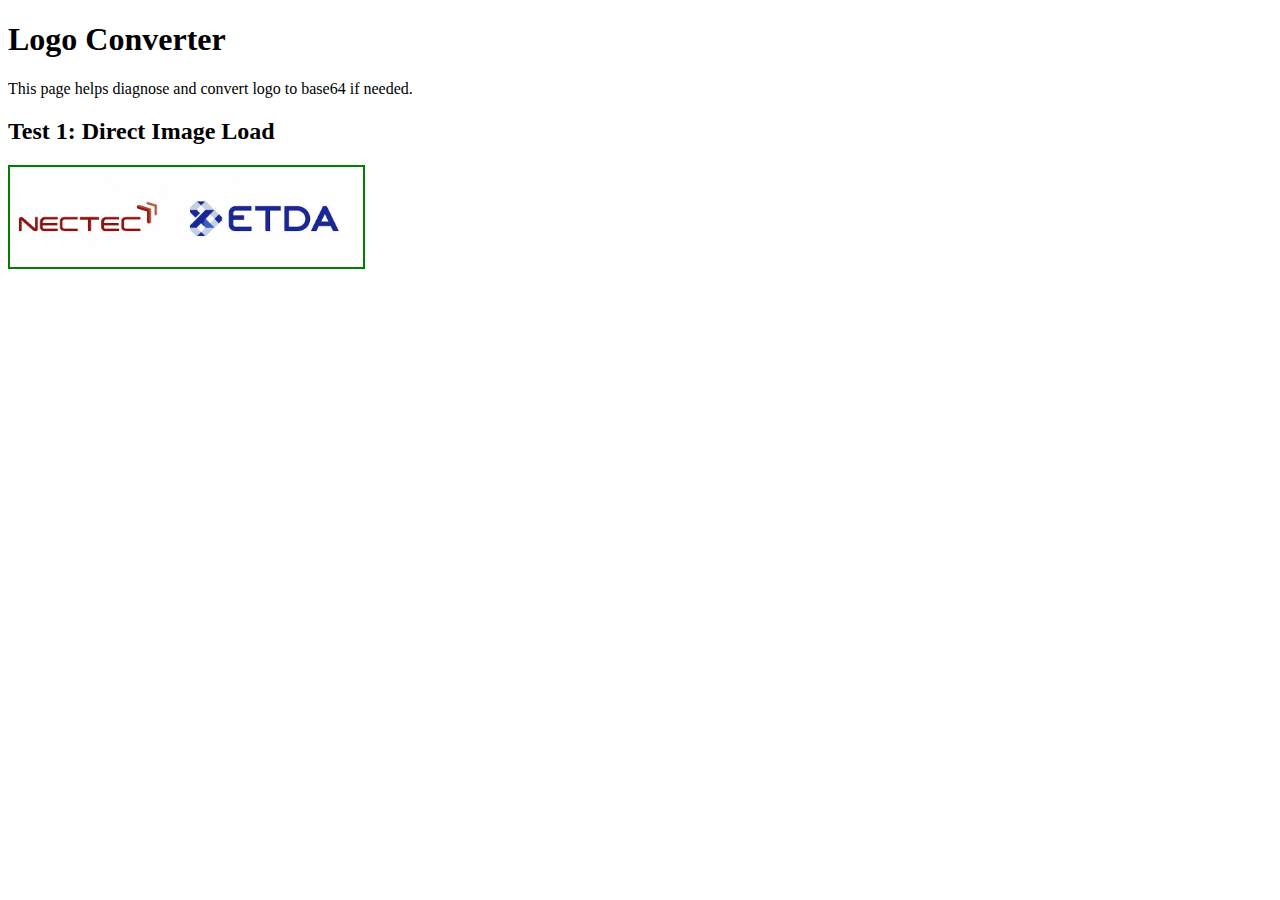
<file: convert-logo.html>
<!DOCTYPE html>
<html>
<head>
    <meta charset="UTF-8">
    <title>Convert Logo to Base64</title>
</head>
<body>
    <h1>Logo Converter</h1>
    <p>This page helps diagnose and convert logo to base64 if needed.</p>
    
    <div>
        <h2>Test 1: Direct Image Load</h2>
        <img src="images/logos-combined.png" alt="Direct Load" style="max-height: 100px;" 
             onload="console.log('✅ Direct load SUCCESS'); this.style.border='2px solid green';"
             onerror="console.error('❌ Direct load FAILED'); this.style.border='2px solid red'; document.getElementById('error').style.display='block';">
    </div>
    
    <div id="error" style="display:none; color: red; margin-top: 20px;">
        <h3>❌ Image Failed to Load</h3>
        <p>The logo file exists but cannot be loaded in the preview environment.</p>
        <p><strong>File Path:</strong> images/logos-combined.png</p>
        <p><strong>File Size:</strong> 119,831 bytes</p>
        <p><strong>Workaround:</strong> Using base64 encoding or checking file permissions.</p>
    </div>
    
    <script>
        console.log('Current location:', window.location.href);
        console.log('Logo path:', new URL('images/logos-combined.png', window.location.href).href);
        
        // Try to fetch the logo
        fetch('images/logos-combined.png')
            .then(response => {
                console.log('Fetch response status:', response.status);
                console.log('Fetch response OK:', response.ok);
                return response.blob();
            })
            .then(blob => {
                console.log('Blob size:', blob.size);
                console.log('Blob type:', blob.type);
            })
            .catch(error => {
                console.error('Fetch error:', error);
            });
    </script>
</body>
</html>
</file>
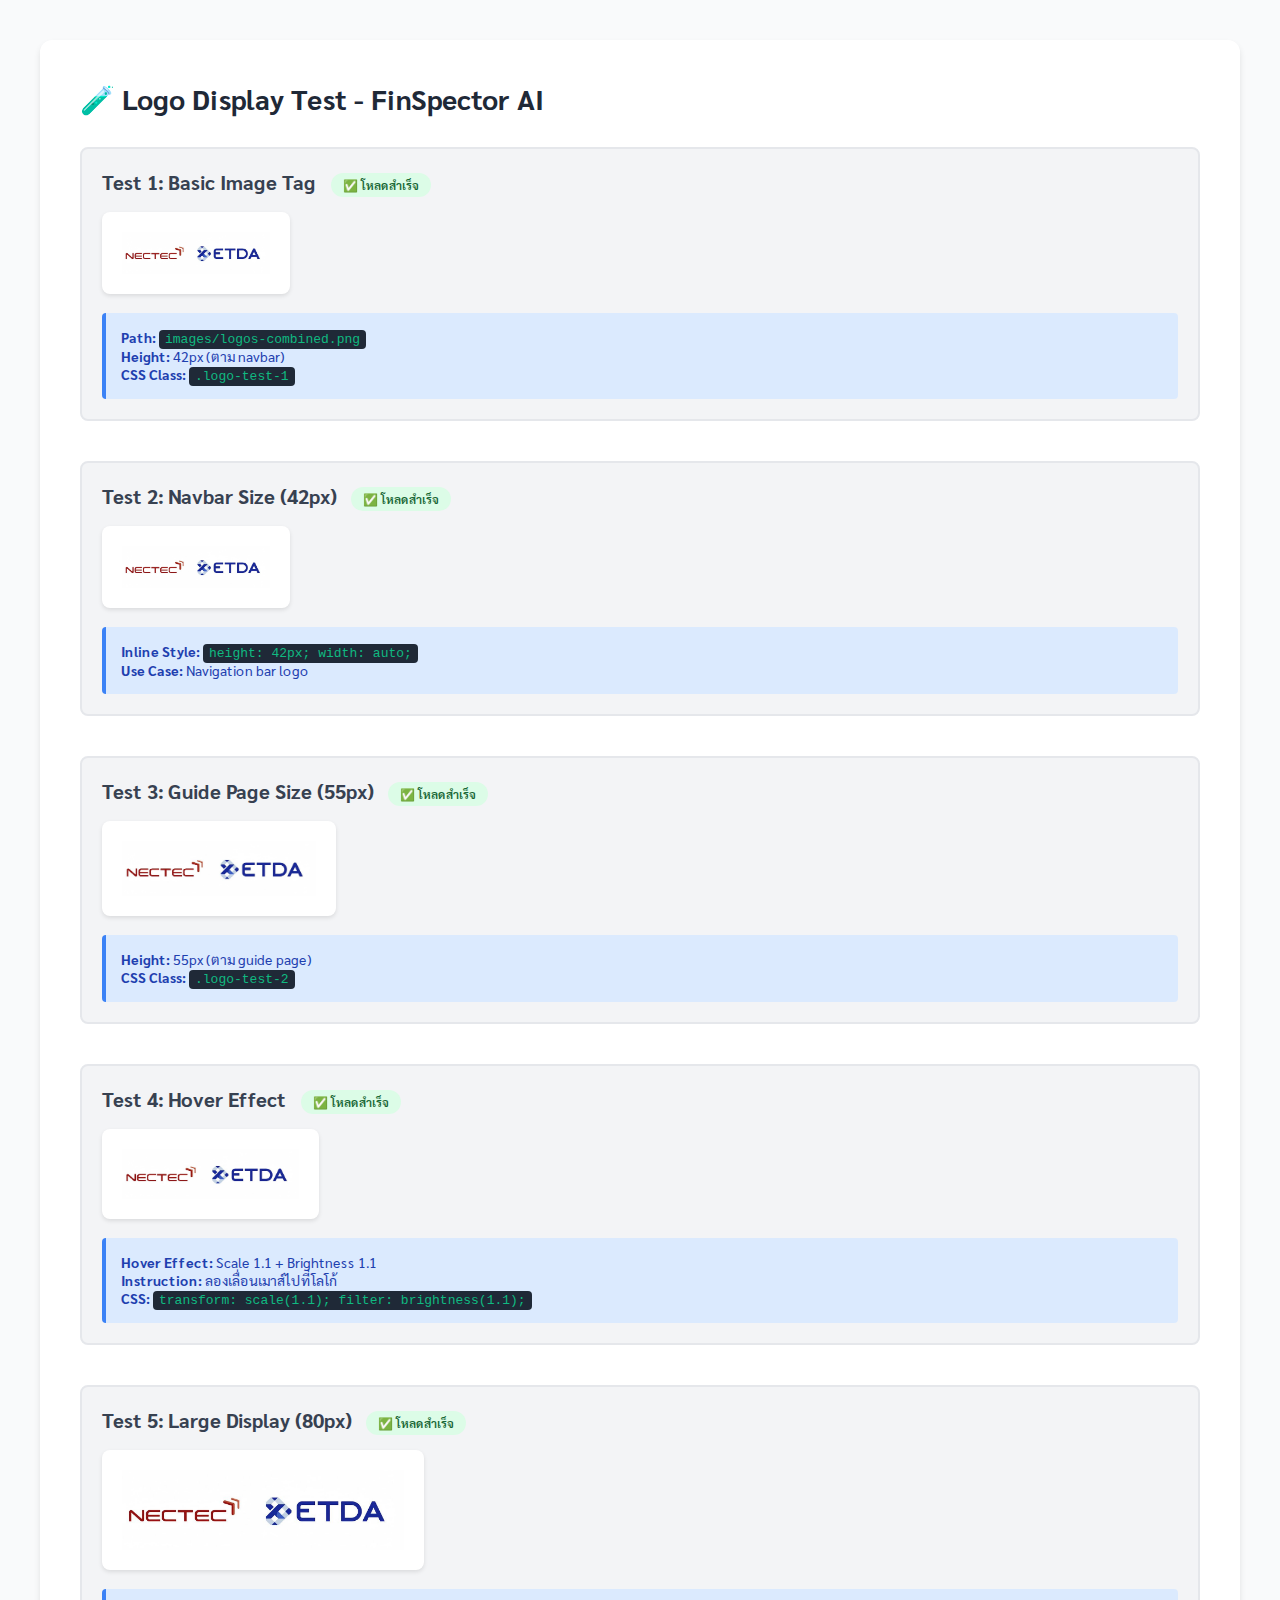
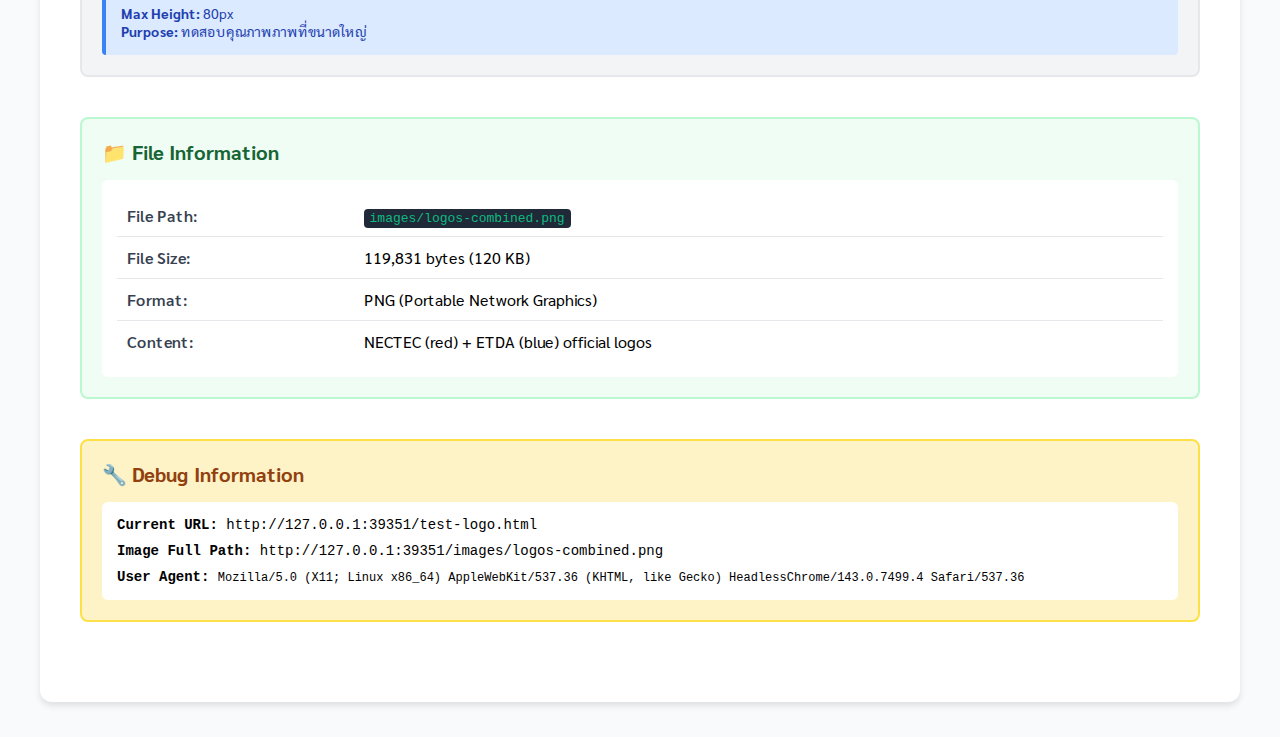
<file: test-logo.html>
<!DOCTYPE html>
<html lang="th">
<head>
    <meta charset="UTF-8">
    <meta name="viewport" content="width=device-width, initial-scale=1.0">
    <title>Logo Test - FinSpector AI</title>
    <style>
        * {
            margin: 0;
            padding: 0;
            box-sizing: border-box;
        }
        
        body {
            font-family: 'Sarabun', sans-serif;
            padding: 40px;
            background: #f9fafb;
        }
        
        .test-container {
            max-width: 1200px;
            margin: 0 auto;
            background: white;
            padding: 40px;
            border-radius: 12px;
            box-shadow: 0 4px 6px rgba(0, 0, 0, 0.1);
        }
        
        h1 {
            color: #1f2937;
            margin-bottom: 30px;
            font-size: 28px;
        }
        
        .test-section {
            margin-bottom: 40px;
            padding: 20px;
            background: #f3f4f6;
            border-radius: 8px;
            border: 2px solid #e5e7eb;
        }
        
        .test-section h2 {
            color: #374151;
            margin-bottom: 15px;
            font-size: 20px;
        }
        
        .logo-wrapper {
            background: white;
            padding: 20px;
            border-radius: 8px;
            display: inline-block;
            box-shadow: 0 2px 4px rgba(0, 0, 0, 0.1);
        }
        
        .test-info {
            margin-top: 15px;
            padding: 15px;
            background: #dbeafe;
            border-left: 4px solid #3b82f6;
            border-radius: 4px;
            font-size: 14px;
            color: #1e40af;
        }
        
        .status {
            display: inline-block;
            padding: 4px 12px;
            border-radius: 12px;
            font-size: 12px;
            font-weight: 600;
            margin-left: 10px;
        }
        
        .status.success {
            background: #dcfce7;
            color: #166534;
        }
        
        .status.error {
            background: #fee2e2;
            color: #991b1b;
        }
        
        code {
            background: #1f2937;
            color: #10b981;
            padding: 2px 6px;
            border-radius: 4px;
            font-size: 13px;
        }
        
        /* Logo Test Styles */
        .logo-test-1 {
            height: 42px;
            width: auto;
            display: block;
        }
        
        .logo-test-2 {
            height: 55px;
            width: auto;
            display: block;
        }
        
        .logo-test-3 {
            max-height: 80px;
            width: auto;
            display: block;
        }
        
        .logo-with-hover {
            height: 50px;
            width: auto;
            display: block;
            transition: all 0.3s ease;
            cursor: pointer;
        }
        
        .logo-with-hover:hover {
            transform: scale(1.1);
            filter: brightness(1.1);
        }
        
        .error-msg {
            color: #dc2626;
            background: #fee2e2;
            padding: 10px 15px;
            border-radius: 6px;
            margin-top: 10px;
            font-size: 14px;
        }
    </style>
    <link href="https://fonts.googleapis.com/css2?family=Sarabun:wght@300;400;500;600;700&display=swap" rel="stylesheet">
</head>
<body>
    <div class="test-container">
        <h1>🧪 Logo Display Test - FinSpector AI</h1>
        
        <!-- Test 1: Basic Display -->
        <div class="test-section">
            <h2>Test 1: Basic Image Tag <span class="status success" id="status-1">กำลังทดสอบ...</span></h2>
            <div class="logo-wrapper">
                <img src="images/logos-combined.png" 
                     alt="NECTEC & ETDA" 
                     class="logo-test-1"
                     onload="document.getElementById('status-1').textContent = '✅ โหลดสำเร็จ'; document.getElementById('status-1').className = 'status success';"
                     onerror="document.getElementById('status-1').textContent = '❌ โหลดไม่สำเร็จ'; document.getElementById('status-1').className = 'status error'; this.parentElement.innerHTML += '<div class=\'error-msg\'>ไม่พบไฟล์ภาพ: images/logos-combined.png</div>';">
            </div>
            <div class="test-info">
                <strong>Path:</strong> <code>images/logos-combined.png</code><br>
                <strong>Height:</strong> 42px (ตาม navbar)<br>
                <strong>CSS Class:</strong> <code>.logo-test-1</code>
            </div>
        </div>
        
        <!-- Test 2: Navbar Size -->
        <div class="test-section">
            <h2>Test 2: Navbar Size (42px) <span class="status success" id="status-2">กำลังทดสอบ...</span></h2>
            <div class="logo-wrapper">
                <img src="images/logos-combined.png" 
                     alt="NECTEC & ETDA" 
                     style="height: 42px; width: auto; display: block;"
                     onload="document.getElementById('status-2').textContent = '✅ โหลดสำเร็จ'; document.getElementById('status-2').className = 'status success';"
                     onerror="document.getElementById('status-2').textContent = '❌ โหลดไม่สำเร็จ'; document.getElementById('status-2').className = 'status error';">
            </div>
            <div class="test-info">
                <strong>Inline Style:</strong> <code>height: 42px; width: auto;</code><br>
                <strong>Use Case:</strong> Navigation bar logo
            </div>
        </div>
        
        <!-- Test 3: Guide Size -->
        <div class="test-section">
            <h2>Test 3: Guide Page Size (55px) <span class="status success" id="status-3">กำลังทดสอบ...</span></h2>
            <div class="logo-wrapper">
                <img src="images/logos-combined.png" 
                     alt="NECTEC & ETDA - ศูนย์เทคโนโลยีอิเล็กทรอนิกส์และคอมพิวเตอร์แห่งชาติ และ สำนักงานพัฒนาธุรกรรมทางอิเล็กทรอนิกส์" 
                     class="logo-test-2"
                     onload="document.getElementById('status-3').textContent = '✅ โหลดสำเร็จ'; document.getElementById('status-3').className = 'status success';"
                     onerror="document.getElementById('status-3').textContent = '❌ โหลดไม่สำเร็จ'; document.getElementById('status-3').className = 'status error';">
            </div>
            <div class="test-info">
                <strong>Height:</strong> 55px (ตาม guide page)<br>
                <strong>CSS Class:</strong> <code>.logo-test-2</code>
            </div>
        </div>
        
        <!-- Test 4: Hover Effect -->
        <div class="test-section">
            <h2>Test 4: Hover Effect <span class="status success" id="status-4">กำลังทดสอบ...</span></h2>
            <div class="logo-wrapper">
                <img src="images/logos-combined.png" 
                     alt="NECTEC & ETDA" 
                     class="logo-with-hover"
                     onload="document.getElementById('status-4').textContent = '✅ โหลดสำเร็จ'; document.getElementById('status-4').className = 'status success';"
                     onerror="document.getElementById('status-4').textContent = '❌ โหลดไม่สำเร็จ'; document.getElementById('status-4').className = 'status error';">
            </div>
            <div class="test-info">
                <strong>Hover Effect:</strong> Scale 1.1 + Brightness 1.1<br>
                <strong>Instruction:</strong> ลองเลื่อนเมาส์ไปที่โลโก้<br>
                <strong>CSS:</strong> <code>transform: scale(1.1); filter: brightness(1.1);</code>
            </div>
        </div>
        
        <!-- Test 5: Large Display -->
        <div class="test-section">
            <h2>Test 5: Large Display (80px) <span class="status success" id="status-5">กำลังทดสอบ...</span></h2>
            <div class="logo-wrapper">
                <img src="images/logos-combined.png" 
                     alt="NECTEC & ETDA" 
                     class="logo-test-3"
                     onload="document.getElementById('status-5').textContent = '✅ โหลดสำเร็จ'; document.getElementById('status-5').className = 'status success';"
                     onerror="document.getElementById('status-5').textContent = '❌ โหลดไม่สำเร็จ'; document.getElementById('status-5').className = 'status error';">
            </div>
            <div class="test-info">
                <strong>Max Height:</strong> 80px<br>
                <strong>Purpose:</strong> ทดสอบคุณภาพภาพที่ขนาดใหญ่
            </div>
        </div>
        
        <!-- File Info -->
        <div class="test-section" style="background: #f0fdf4; border-color: #bbf7d0;">
            <h2 style="color: #166534;">📁 File Information</h2>
            <div style="padding: 15px; background: white; border-radius: 6px;">
                <table style="width: 100%; border-collapse: collapse;">
                    <tr style="border-bottom: 1px solid #e5e7eb;">
                        <td style="padding: 10px; font-weight: 600; color: #374151;">File Path:</td>
                        <td style="padding: 10px;"><code>images/logos-combined.png</code></td>
                    </tr>
                    <tr style="border-bottom: 1px solid #e5e7eb;">
                        <td style="padding: 10px; font-weight: 600; color: #374151;">File Size:</td>
                        <td style="padding: 10px;">119,831 bytes (120 KB)</td>
                    </tr>
                    <tr style="border-bottom: 1px solid #e5e7eb;">
                        <td style="padding: 10px; font-weight: 600; color: #374151;">Format:</td>
                        <td style="padding: 10px;">PNG (Portable Network Graphics)</td>
                    </tr>
                    <tr>
                        <td style="padding: 10px; font-weight: 600; color: #374151;">Content:</td>
                        <td style="padding: 10px;">NECTEC (red) + ETDA (blue) official logos</td>
                    </tr>
                </table>
            </div>
        </div>
        
        <!-- Debug Info -->
        <div class="test-section" style="background: #fef3c7; border-color: #fde047;">
            <h2 style="color: #92400e;">🔧 Debug Information</h2>
            <div style="padding: 15px; background: white; border-radius: 6px; font-size: 14px; font-family: monospace;">
                <div style="margin-bottom: 10px;"><strong>Current URL:</strong> <span id="current-url"></span></div>
                <div style="margin-bottom: 10px;"><strong>Image Full Path:</strong> <span id="image-path"></span></div>
                <div><strong>User Agent:</strong> <span id="user-agent" style="font-size: 12px;"></span></div>
            </div>
        </div>
    </div>
    
    <script>
        // Set debug info
        document.getElementById('current-url').textContent = window.location.href;
        document.getElementById('image-path').textContent = new URL('images/logos-combined.png', window.location.href).href;
        document.getElementById('user-agent').textContent = navigator.userAgent;
        
        // Log to console
        console.log('🧪 Logo Test Page Loaded');
        console.log('Current URL:', window.location.href);
        console.log('Logo Path:', new URL('images/logos-combined.png', window.location.href).href);
    </script>
</body>
</html>
</file>
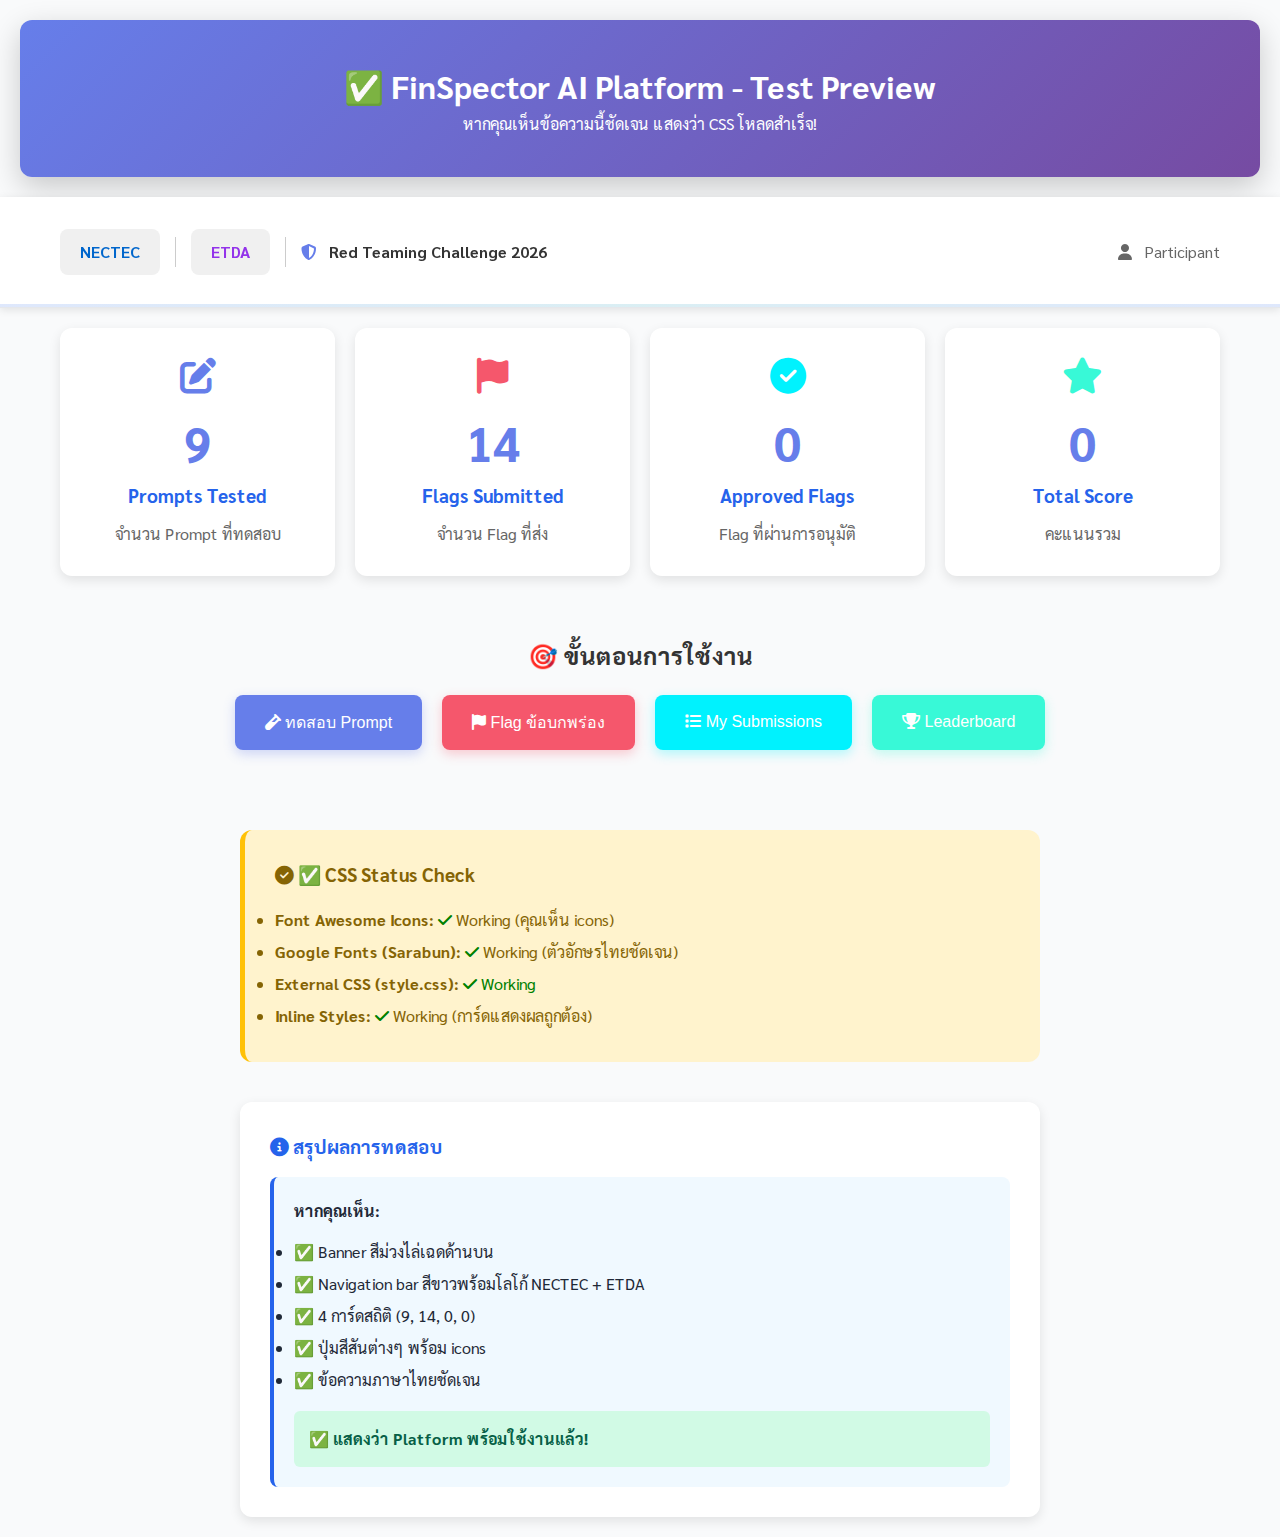
<file: test-preview.html>
<!DOCTYPE html>
<html lang="th">
<head>
    <meta charset="UTF-8">
    <meta name="viewport" content="width=device-width, initial-scale=1.0">
    <title>Test - FinSpector AI</title>
    <link rel="stylesheet" href="https://cdn.jsdelivr.net/npm/@fortawesome/fontawesome-free@6.4.0/css/all.min.css">
    <link href="https://fonts.googleapis.com/css2?family=Inter:wght@300;400;500;600;700;800&family=Sarabun:wght@300;400;500;600;700;800&display=swap" rel="stylesheet">
    <link rel="stylesheet" href="css/style.css">
    <style>
        /* Extra inline CSS to ensure display */
        .test-banner {
            background: linear-gradient(135deg, #667eea 0%, #764ba2 100%);
            color: white;
            padding: 40px;
            text-align: center;
            margin: 20px;
            border-radius: 12px;
            box-shadow: 0 10px 30px rgba(0,0,0,0.2);
        }
        .test-grid {
            display: grid;
            grid-template-columns: repeat(auto-fit, minmax(250px, 1fr));
            gap: 20px;
            padding: 20px;
            max-width: 1200px;
            margin: 0 auto;
        }
        .test-card {
            background: white;
            padding: 30px;
            border-radius: 12px;
            box-shadow: 0 4px 12px rgba(0,0,0,0.1);
            text-align: center;
        }
        .test-card h3 {
            color: #2563eb;
            margin-bottom: 10px;
        }
        .test-card .number {
            font-size: 48px;
            font-weight: bold;
            color: #667eea;
        }
    </style>
</head>
<body style="background: #f9fafb; font-family: 'Sarabun', sans-serif;">

    <!-- Test Banner -->
    <div class="test-banner">
        <h1>✅ FinSpector AI Platform - Test Preview</h1>
        <p>หากคุณเห็นข้อความนี้ชัดเจน แสดงว่า CSS โหลดสำเร็จ!</p>
    </div>

    <!-- Test Navigation Bar -->
    <nav class="navbar" style="background: white; box-shadow: 0 2px 8px rgba(0,0,0,0.1); padding: 20px;">
        <div class="container" style="max-width: 1200px; margin: 0 auto; display: flex; justify-content: space-between; align-items: center;">
            <div style="display: flex; align-items: center; gap: 15px;">
                <div style="padding: 10px 20px; background: #f0f0f0; border-radius: 8px;">
                    <strong style="color: #0066cc;">NECTEC</strong>
                </div>
                <div style="width: 1px; height: 30px; background: #ccc;"></div>
                <div style="padding: 10px 20px; background: #f0f0f0; border-radius: 8px;">
                    <strong style="color: #9333ea;">ETDA</strong>
                </div>
                <div style="width: 1px; height: 30px; background: #ccc;"></div>
                <div>
                    <i class="fas fa-shield-alt" style="color: #667eea;"></i>
                    <strong style="color: #333; margin-left: 8px;">Red Teaming Challenge 2026</strong>
                </div>
            </div>
            <div>
                <i class="fas fa-user" style="color: #666;"></i>
                <span style="margin-left: 8px; color: #666;">Participant</span>
            </div>
        </div>
    </nav>

    <!-- Test Stats Cards -->
    <div class="test-grid">
        <div class="test-card">
            <i class="fas fa-edit" style="font-size: 36px; color: #667eea; margin-bottom: 10px;"></i>
            <div class="number">9</div>
            <h3>Prompts Tested</h3>
            <p style="color: #666;">จำนวน Prompt ที่ทดสอบ</p>
        </div>

        <div class="test-card">
            <i class="fas fa-flag" style="font-size: 36px; color: #f5576c; margin-bottom: 10px;"></i>
            <div class="number">14</div>
            <h3>Flags Submitted</h3>
            <p style="color: #666;">จำนวน Flag ที่ส่ง</p>
        </div>

        <div class="test-card">
            <i class="fas fa-check-circle" style="font-size: 36px; color: #00f2fe; margin-bottom: 10px;"></i>
            <div class="number">0</div>
            <h3>Approved Flags</h3>
            <p style="color: #666;">Flag ที่ผ่านการอนุมัติ</p>
        </div>

        <div class="test-card">
            <i class="fas fa-star" style="font-size: 36px; color: #38f9d7; margin-bottom: 10px;"></i>
            <div class="number">0</div>
            <h3>Total Score</h3>
            <p style="color: #666;">คะแนนรวม</p>
        </div>
    </div>

    <!-- Test Buttons -->
    <div style="text-align: center; padding: 40px;">
        <h2 style="color: #333; margin-bottom: 20px;">🎯 ขั้นตอนการใช้งาน</h2>
        <div style="display: flex; justify-content: center; gap: 20px; flex-wrap: wrap;">
            <button style="background: #667eea; color: white; border: none; padding: 15px 30px; border-radius: 8px; font-size: 16px; cursor: pointer; box-shadow: 0 4px 12px rgba(102,126,234,0.3);">
                <i class="fas fa-vial"></i> ทดสอบ Prompt
            </button>
            <button style="background: #f5576c; color: white; border: none; padding: 15px 30px; border-radius: 8px; font-size: 16px; cursor: pointer; box-shadow: 0 4px 12px rgba(245,87,108,0.3);">
                <i class="fas fa-flag"></i> Flag ข้อบกพร่อง
            </button>
            <button style="background: #00f2fe; color: white; border: none; padding: 15px 30px; border-radius: 8px; font-size: 16px; cursor: pointer; box-shadow: 0 4px 12px rgba(0,242,254,0.3);">
                <i class="fas fa-list"></i> My Submissions
            </button>
            <button style="background: #38f9d7; color: white; border: none; padding: 15px 30px; border-radius: 8px; font-size: 16px; cursor: pointer; box-shadow: 0 4px 12px rgba(56,249,215,0.3);">
                <i class="fas fa-trophy"></i> Leaderboard
            </button>
        </div>
    </div>

    <!-- CSS Check -->
    <div style="max-width: 800px; margin: 40px auto; padding: 30px; background: #fff3cd; border-radius: 12px; border-left: 5px solid #ffc107;">
        <h3 style="color: #856404; margin-bottom: 15px;">
            <i class="fas fa-check-circle"></i> ✅ CSS Status Check
        </h3>
        <ul style="color: #856404; line-height: 2;">
            <li><strong>Font Awesome Icons:</strong> <i class="fas fa-check" style="color: green;"></i> Working (คุณเห็น icons)</li>
            <li><strong>Google Fonts (Sarabun):</strong> <i class="fas fa-check" style="color: green;"></i> Working (ตัวอักษรไทยชัดเจน)</li>
            <li><strong>External CSS (style.css):</strong> <span id="css-status">กำลังตรวจสอบ...</span></li>
            <li><strong>Inline Styles:</strong> <i class="fas fa-check" style="color: green;"></i> Working (การ์ดแสดงผลถูกต้อง)</li>
        </ul>
    </div>

    <!-- Test Result -->
    <div style="max-width: 800px; margin: 20px auto; padding: 30px; background: white; border-radius: 12px; box-shadow: 0 4px 12px rgba(0,0,0,0.1);">
        <h3 style="color: #2563eb; margin-bottom: 15px;">
            <i class="fas fa-info-circle"></i> สรุปผลการทดสอบ
        </h3>
        <div style="padding: 20px; background: #f0f9ff; border-radius: 8px; border-left: 4px solid #2563eb;">
            <p style="margin-bottom: 10px; line-height: 1.8;">
                <strong>หากคุณเห็น:</strong>
            </p>
            <ul style="line-height: 2;">
                <li>✅ Banner สีม่วงไล่เฉดด้านบน</li>
                <li>✅ Navigation bar สีขาวพร้อมโลโก้ NECTEC + ETDA</li>
                <li>✅ 4 การ์ดสถิติ (9, 14, 0, 0)</li>
                <li>✅ ปุ่มสีสันต่างๆ พร้อม icons</li>
                <li>✅ ข้อความภาษาไทยชัดเจน</li>
            </ul>
            <p style="margin-top: 15px; padding: 15px; background: #d1fae5; border-radius: 6px; color: #065f46;">
                <strong>✅ แสดงว่า Platform พร้อมใช้งานแล้ว!</strong>
            </p>
        </div>
    </div>

    <script>
        // Check if CSS is loaded
        window.addEventListener('load', () => {
            const navbar = document.querySelector('.navbar');
            if (navbar) {
                const styles = window.getComputedStyle(navbar);
                const cssStatus = document.getElementById('css-status');
                if (styles.position === 'sticky' || styles.boxShadow !== 'none') {
                    cssStatus.innerHTML = '<i class="fas fa-check" style="color: green;"></i> Working';
                    cssStatus.style.color = 'green';
                } else {
                    cssStatus.innerHTML = '<i class="fas fa-times" style="color: red;"></i> Not Loaded';
                    cssStatus.style.color = 'red';
                }
            }
        });
    </script>

</body>
</html>
</file>
<file: css/style.css>
/* ========================================
   Red Teaming Challenge Platform CSS
   ======================================== */

/* === ROOT VARIABLES === */
:root {
    /* Colors */
    --primary-color: #2563eb;
    --primary-hover: #1d4ed8;
    --danger-color: #dc2626;
    --danger-hover: #b91c1c;
    --success-color: #16a34a;
    --warning-color: #ea580c;
    --info-color: #0891b2;
    
    /* Grays */
    --gray-50: #f9fafb;
    --gray-100: #f3f4f6;
    --gray-200: #e5e7eb;
    --gray-300: #d1d5db;
    --gray-400: #9ca3af;
    --gray-500: #6b7280;
    --gray-600: #4b5563;
    --gray-700: #374151;
    --gray-800: #1f2937;
    --gray-900: #111827;
    
    /* Category Colors */
    --fairness-color: #8b5cf6;
    --privacy-color: #0891b2;
    --security-color: #dc2626;
    
    /* Severity Colors */
    --severity-low: #22c55e;
    --severity-medium: #f59e0b;
    --severity-high: #f97316;
    --severity-critical: #dc2626;
    
    /* Fonts */
    --font-thai: 'Sarabun', sans-serif;
    --font-en: 'Inter', sans-serif;
    
    /* Spacing */
    --container-max-width: 1400px;
    --navbar-height: 70px;
    
    /* Shadows */
    --shadow-sm: 0 1px 2px 0 rgba(0, 0, 0, 0.05);
    --shadow: 0 1px 3px 0 rgba(0, 0, 0, 0.1), 0 1px 2px -1px rgba(0, 0, 0, 0.1);
    --shadow-md: 0 4px 6px -1px rgba(0, 0, 0, 0.1), 0 2px 4px -2px rgba(0, 0, 0, 0.1);
    --shadow-lg: 0 10px 15px -3px rgba(0, 0, 0, 0.1), 0 4px 6px -4px rgba(0, 0, 0, 0.1);
    --shadow-xl: 0 20px 25px -5px rgba(0, 0, 0, 0.1), 0 8px 10px -6px rgba(0, 0, 0, 0.1);
    
    /* Transitions */
    --transition: all 0.3s ease;
}

/* === LOGO === */
/* Logo styles moved to line 134-145 */

/* === RESET & BASE === */
* {
    margin: 0;
    padding: 0;
    box-sizing: border-box;
}

html {
    scroll-behavior: smooth;
}

body {
    font-family: var(--font-thai), var(--font-en);
    font-size: 16px;
    line-height: 1.6;
    color: var(--gray-800);
    background: var(--gray-50);
    min-height: 100vh;
}

.container {
    max-width: var(--container-max-width);
    margin: 0 auto;
    padding: 0 20px;
}

/* === NAVIGATION === */
.navbar {
    background: linear-gradient(to bottom, #ffffff 0%, #f9fafb 100%);
    box-shadow: 0 2px 8px rgba(0, 0, 0, 0.08);
    min-height: var(--navbar-height);
    position: sticky;
    top: 0;
    z-index: 1000;
    border-bottom: 1px solid var(--gray-200);
}

.navbar .container {
    min-height: var(--navbar-height);
    display: flex;
    align-items: center;
    justify-content: space-between;
    gap: 32px;
    padding-top: 12px;
    padding-bottom: 12px;
}

.nav-brand {
    display: flex;
    align-items: center;
}

.nav-logos {
    display: flex;
    align-items: center;
    gap: 20px;
}

.organizer-logos {
    display: flex;
    align-items: center;
    justify-content: center;
    padding: 12px 20px;
    background: white;
    border-radius: 10px;
    box-shadow: 0 2px 6px rgba(0, 0, 0, 0.06);
    border: 1px solid var(--gray-200);
}

.logos-combined {
    height: 42px;
    width: auto;
    max-width: 100%;
    object-fit: contain;
    transition: var(--transition);
    display: block;
}

.logos-combined:hover {
    transform: scale(1.05);
    filter: brightness(1.1);
}

/* Ensure image loads properly */
img.logos-combined {
    content: normal !important;
    background: none !important;
}

/* Legacy support */
.logo-etda, .logo-nectec {
    height: 42px;
    width: auto;
    object-fit: contain;
    transition: var(--transition);
    display: block;
}

.logo-etda:hover, .logo-nectec:hover {
    transform: scale(1.05);
    filter: brightness(1.1);
}

.brand-divider {
    width: 1px;
    height: 50px;
    background: linear-gradient(to bottom, transparent 0%, var(--gray-300) 20%, var(--gray-300) 80%, transparent 100%);
    margin: 0 4px;
}

.brand-text {
    display: flex;
    align-items: center;
    gap: 12px;
}

.brand-text i {
    font-size: 32px;
    color: var(--primary-color);
    filter: drop-shadow(0 2px 4px rgba(37, 99, 235, 0.2));
}

.brand-title {
    display: flex;
    flex-direction: column;
    gap: 3px;
    line-height: 1;
}

.brand-name {
    font-size: 17px;
    font-weight: 700;
    color: var(--gray-900);
    line-height: 1.1;
    letter-spacing: -0.02em;
    white-space: nowrap;
}

.brand-subtitle {
    font-size: 14px;
    font-weight: 600;
    color: var(--primary-color);
    line-height: 1.1;
    letter-spacing: 0.01em;
    white-space: nowrap;
}

.nav-menu {
    display: flex;
    gap: 8px;
    flex: 1;
}

.nav-link {
    display: flex;
    align-items: center;
    gap: 8px;
    padding: 10px 16px;
    border-radius: 8px;
    text-decoration: none;
    color: var(--gray-600);
    font-weight: 500;
    transition: var(--transition);
    white-space: nowrap;
}

.nav-link:hover {
    background: var(--gray-100);
    color: var(--gray-900);
}

.nav-link.active {
    background: var(--primary-color);
    color: white;
}

.nav-user {
    display: flex;
    align-items: center;
    gap: 12px;
}

/* Navigation Enhancement */
.navbar::before {
    content: '';
    position: absolute;
    bottom: 0;
    left: 0;
    right: 0;
    height: 3px;
    background: linear-gradient(90deg, 
        var(--primary-color) 0%, 
        var(--info-color) 50%, 
        var(--primary-color) 100%);
    opacity: 0.15;
}

.user-name {
    font-weight: 600;
    color: var(--gray-700);
}

.user-avatar {
    width: 40px;
    height: 40px;
    border-radius: 50%;
    background: var(--primary-color);
    color: white;
    display: flex;
    align-items: center;
    justify-content: center;
    font-weight: 700;
    font-size: 18px;
}

/* === MAIN CONTENT === */
.main-content {
    padding: 40px 0;
    min-height: calc(100vh - var(--navbar-height));
}

.page-content {
    display: none;
}

.page-content.active {
    display: block;
    animation: fadeIn 0.3s ease;
}

@keyframes fadeIn {
    from {
        opacity: 0;
        transform: translateY(10px);
    }
    to {
        opacity: 1;
        transform: translateY(0);
    }
}

.page-header {
    margin-bottom: 32px;
}

.page-header h1 {
    font-size: 32px;
    font-weight: 800;
    color: var(--gray-900);
    margin-bottom: 8px;
    display: flex;
    align-items: center;
    gap: 12px;
}

.page-header h1 i {
    color: var(--primary-color);
}

.page-header p {
    font-size: 18px;
    color: var(--gray-600);
}

/* === WELCOME BANNER === */
.welcome-banner {
    background: linear-gradient(135deg, #667eea 0%, #764ba2 100%);
    border-radius: 16px;
    padding: 40px;
    margin-bottom: 32px;
    color: white;
    position: relative;
    box-shadow: var(--shadow-xl);
    overflow: hidden;
}

.welcome-banner::before {
    content: '';
    position: absolute;
    top: -50%;
    right: -10%;
    width: 400px;
    height: 400px;
    background: rgba(255, 255, 255, 0.1);
    border-radius: 50%;
    z-index: 0;
}

.welcome-banner::after {
    content: '';
    position: absolute;
    bottom: -30%;
    left: -5%;
    width: 300px;
    height: 300px;
    background: rgba(255, 255, 255, 0.08);
    border-radius: 50%;
    z-index: 0;
}

.welcome-banner > * {
    position: relative;
    z-index: 1;
}

.welcome-close {
    position: absolute;
    top: 20px;
    right: 20px;
    background: rgba(255, 255, 255, 0.2);
    border: none;
    color: white;
    font-size: 24px;
    width: 36px;
    height: 36px;
    border-radius: 50%;
    cursor: pointer;
    display: flex;
    align-items: center;
    justify-content: center;
    transition: var(--transition);
    z-index: 2;
}

.welcome-close:hover {
    background: rgba(255, 255, 255, 0.3);
    transform: rotate(90deg);
}

.welcome-content {
    display: flex;
    align-items: center;
    gap: 24px;
    margin-bottom: 32px;
}

.welcome-icon {
    font-size: 64px;
    opacity: 1;
    color: #ffffff;
    filter: none;
    /* Force emoji to display in default color */
    font-family: 'Apple Color Emoji', 'Segoe UI Emoji', 'Noto Color Emoji', sans-serif;
}

.welcome-text h2 {
    font-size: 28px;
    font-weight: 800;
    margin-bottom: 8px;
    line-height: 1.3;
}

.welcome-text p {
    font-size: 18px;
    opacity: 0.95;
    line-height: 1.6;
}

.quick-start-steps {
    display: flex;
    align-items: center;
    gap: 20px;
    margin-bottom: 32px;
    padding: 24px;
    background: rgba(255, 255, 255, 0.15);
    border-radius: 12px;
    backdrop-filter: blur(10px);
}

.start-step {
    flex: 1;
    display: flex;
    gap: 16px;
}

.step-number {
    width: 48px;
    height: 48px;
    background: rgba(255, 255, 255, 0.95);
    color: #667eea;
    border-radius: 50%;
    display: flex;
    align-items: center;
    justify-content: center;
    font-size: 24px;
    font-weight: 800;
    flex-shrink: 0;
    box-shadow: 0 4px 12px rgba(0, 0, 0, 0.15);
}

.step-info {
    flex: 1;
}

.step-info h4 {
    font-size: 18px;
    font-weight: 700;
    margin-bottom: 4px;
}

.step-info p {
    font-size: 14px;
    opacity: 0.9;
    margin-bottom: 12px;
}

.btn-step {
    display: inline-flex;
    align-items: center;
    gap: 8px;
    padding: 10px 20px;
    background: white;
    color: #667eea;
    border-radius: 8px;
    text-decoration: none;
    font-weight: 600;
    font-size: 14px;
    transition: var(--transition);
    box-shadow: 0 2px 8px rgba(0, 0, 0, 0.1);
}

.btn-step:hover {
    transform: translateY(-2px);
    box-shadow: 0 4px 12px rgba(0, 0, 0, 0.2);
}

.step-hint {
    display: inline-block;
    padding: 6px 12px;
    background: rgba(255, 255, 255, 0.2);
    border-radius: 6px;
    font-size: 13px;
    font-weight: 500;
}

.step-arrow {
    font-size: 24px;
    opacity: 0.7;
    flex-shrink: 0;
}

.welcome-footer {
    display: flex;
    justify-content: center;
}

.welcome-footer .btn {
    background: rgba(255, 255, 255, 0.2);
    border: 2px solid rgba(255, 255, 255, 0.4);
    color: white;
    backdrop-filter: blur(10px);
}

.welcome-footer .btn:hover {
    background: rgba(255, 255, 255, 0.3);
    border-color: rgba(255, 255, 255, 0.6);
    transform: translateY(-2px);
}

.welcome-banner.hidden {
    display: none;
}

/* === DASHBOARD === */
.stats-grid {
    display: grid;
    grid-template-columns: repeat(auto-fit, minmax(250px, 1fr));
    gap: 20px;
    margin-bottom: 32px;
}

.stat-card {
    background: white;
    border-radius: 12px;
    padding: 24px;
    box-shadow: var(--shadow);
    display: flex;
    gap: 16px;
    transition: var(--transition);
}

.stat-card:hover {
    box-shadow: var(--shadow-md);
    transform: translateY(-2px);
}

.stat-icon {
    width: 56px;
    height: 56px;
    border-radius: 12px;
    display: flex;
    align-items: center;
    justify-content: center;
    font-size: 24px;
    color: white;
}

.stat-icon.blue { background: linear-gradient(135deg, #3b82f6, #2563eb); }
.stat-icon.red { background: linear-gradient(135deg, #ef4444, #dc2626); }
.stat-icon.green { background: linear-gradient(135deg, #22c55e, #16a34a); }
.stat-icon.gold { background: linear-gradient(135deg, #fbbf24, #f59e0b); }

.stat-content {
    flex: 1;
}

.stat-label {
    font-size: 14px;
    color: var(--gray-500);
    margin-bottom: 4px;
    font-weight: 500;
}

.stat-value {
    font-size: 32px;
    font-weight: 800;
    color: var(--gray-900);
}

.dashboard-grid {
    display: grid;
    grid-template-columns: repeat(auto-fit, minmax(400px, 1fr));
    gap: 24px;
}

.dashboard-card {
    background: white;
    border-radius: 12px;
    padding: 28px;
    box-shadow: var(--shadow);
}

.dashboard-card h3 {
    font-size: 20px;
    font-weight: 700;
    color: var(--gray-900);
    margin-bottom: 20px;
    display: flex;
    align-items: center;
    gap: 10px;
}

.dashboard-card h3 i {
    color: var(--primary-color);
}

.info-list {
    display: flex;
    flex-direction: column;
    gap: 20px;
    margin-bottom: 24px;
}

.info-item {
    display: flex;
    gap: 16px;
}

.info-item i {
    font-size: 24px;
    color: var(--primary-color);
    flex-shrink: 0;
}

.info-item strong {
    display: block;
    color: var(--gray-900);
    font-size: 16px;
    margin-bottom: 4px;
}

.info-item p {
    color: var(--gray-600);
    font-size: 14px;
}

.empty-state {
    text-align: center;
    padding: 60px 20px;
}

.empty-state i {
    font-size: 64px;
    color: var(--gray-300);
    margin-bottom: 16px;
}

.empty-state p {
    color: var(--gray-500);
    margin-bottom: 24px;
    font-size: 16px;
}

/* === BUTTONS === */
.btn {
    display: inline-flex;
    align-items: center;
    justify-content: center;
    gap: 8px;
    padding: 10px 20px;
    border: none;
    border-radius: 8px;
    font-family: inherit;
    font-size: 15px;
    font-weight: 600;
    cursor: pointer;
    transition: var(--transition);
    text-decoration: none;
}

.btn-primary {
    background: var(--primary-color);
    color: white;
}

.btn-primary:hover {
    background: var(--primary-hover);
    transform: translateY(-1px);
    box-shadow: var(--shadow-md);
}

.btn-danger {
    background: var(--danger-color);
    color: white;
}

.btn-danger:hover {
    background: var(--danger-hover);
    transform: translateY(-1px);
    box-shadow: var(--shadow-md);
}

.btn-secondary {
    background: var(--gray-200);
    color: var(--gray-700);
}

.btn-secondary:hover {
    background: var(--gray-300);
}

.btn-large {
    padding: 14px 28px;
    font-size: 16px;
}

.btn-icon {
    width: 40px;
    height: 40px;
    padding: 0;
    border: none;
    background: var(--gray-100);
    color: var(--gray-600);
    border-radius: 8px;
    cursor: pointer;
    display: flex;
    align-items: center;
    justify-content: center;
    transition: var(--transition);
}

.btn-icon:hover {
    background: var(--gray-200);
    color: var(--gray-900);
}

.btn-icon:disabled {
    opacity: 0.5;
    cursor: not-allowed;
}

/* === TEST PROMPT PAGE === */
.test-container {
    display: grid;
    grid-template-columns: 1fr 1fr;
    gap: 24px;
}

.test-panel {
    background: white;
    border-radius: 12px;
    box-shadow: var(--shadow);
    display: flex;
    flex-direction: column;
    height: fit-content;
}

.panel-header {
    padding: 20px 24px;
    border-bottom: 2px solid var(--gray-100);
    display: flex;
    justify-content: space-between;
    align-items: center;
}

.panel-header h3 {
    font-size: 18px;
    font-weight: 700;
    color: var(--gray-900);
    display: flex;
    align-items: center;
    gap: 10px;
}

.panel-header h3 i {
    color: var(--primary-color);
}

.prompt-helpers,
.output-actions {
    display: flex;
    gap: 8px;
    align-items: center;
}

.model-badge {
    padding: 6px 12px;
    background: var(--gray-100);
    border-radius: 6px;
    font-size: 13px;
    font-weight: 600;
    color: var(--gray-700);
}

.prompt-textarea {
    flex: 1;
    padding: 24px;
    border: none;
    font-family: inherit;
    font-size: 15px;
    line-height: 1.7;
    resize: vertical;
    min-height: 300px;
    outline: none;
}

.prompt-textarea::placeholder {
    color: var(--gray-400);
}

.output-content {
    flex: 1;
    padding: 24px;
    font-size: 15px;
    line-height: 1.8;
    min-height: 300px;
    max-height: 600px;
    overflow-y: auto;
    user-select: text;
}

.output-content.selectable {
    cursor: text;
}

.output-content p {
    margin-bottom: 16px;
}

.output-content p:last-child {
    margin-bottom: 0;
}

.panel-footer {
    padding: 20px 24px;
    border-top: 2px solid var(--gray-100);
    display: flex;
    justify-content: space-between;
    align-items: center;
}

.character-count {
    color: var(--gray-500);
    font-size: 14px;
}

/* === FLAG FORM === */
.flag-form {
    background: white;
    border-radius: 12px;
    box-shadow: var(--shadow);
    padding: 32px;
}

.form-section {
    margin-bottom: 40px;
    padding-bottom: 32px;
    border-bottom: 2px solid var(--gray-100);
}

.form-section:last-of-type {
    border-bottom: none;
}

.form-section h3 {
    font-size: 20px;
    font-weight: 700;
    color: var(--gray-900);
    margin-bottom: 24px;
    display: flex;
    align-items: center;
    gap: 12px;
}

.form-section h3 i {
    width: 32px;
    height: 32px;
    background: var(--primary-color);
    color: white;
    border-radius: 50%;
    display: flex;
    align-items: center;
    justify-content: center;
    font-size: 16px;
    font-style: normal;
}

.form-group {
    margin-bottom: 24px;
}

.form-group label {
    display: block;
    font-weight: 600;
    color: var(--gray-700);
    margin-bottom: 8px;
    font-size: 15px;
}

.label-hint {
    font-weight: 400;
    color: var(--gray-500);
    font-size: 13px;
    margin-left: 4px;
}

.required {
    color: var(--danger-color);
}

.form-control {
    width: 100%;
    padding: 12px 16px;
    border: 2px solid var(--gray-200);
    border-radius: 8px;
    font-family: inherit;
    font-size: 15px;
    transition: var(--transition);
    background: white;
}

.form-control:focus {
    outline: none;
    border-color: var(--primary-color);
    box-shadow: 0 0 0 3px rgba(37, 99, 235, 0.1);
}

.form-control[readonly] {
    background: var(--gray-50);
    cursor: not-allowed;
}

textarea.form-control {
    resize: vertical;
    line-height: 1.6;
}

.output-display {
    padding: 20px;
    background: var(--gray-50);
    border: 2px solid var(--gray-200);
    border-radius: 8px;
    font-size: 15px;
    line-height: 1.8;
    max-height: 300px;
    overflow-y: auto;
    user-select: text;
}

.output-display::selection,
.output-content::selection {
    background: #fef08a;
    color: var(--gray-900);
}

.highlight-instructions {
    background: #eff6ff;
    border: 1px solid #bfdbfe;
    border-radius: 8px;
    padding: 16px;
    margin-bottom: 12px;
    display: flex;
    gap: 12px;
}

.highlight-instructions i {
    color: var(--primary-color);
    font-size: 20px;
    flex-shrink: 0;
}

.highlight-instructions p {
    color: var(--gray-700);
    font-size: 14px;
    line-height: 1.6;
}

.severity-options {
    display: grid;
    grid-template-columns: repeat(auto-fit, minmax(120px, 1fr));
    gap: 12px;
}

.severity-option {
    cursor: pointer;
}

.severity-option input[type="radio"] {
    display: none;
}

.severity-badge {
    display: flex;
    align-items: center;
    justify-content: center;
    gap: 8px;
    padding: 12px 16px;
    border: 2px solid var(--gray-200);
    border-radius: 8px;
    font-weight: 600;
    transition: var(--transition);
    text-align: center;
    background: white;
}

.severity-badge:hover {
    border-color: var(--gray-300);
    box-shadow: 0 2px 8px rgba(0, 0, 0, 0.1);
    transform: translateY(-1px);
}

.severity-badge.low {
    color: var(--severity-low);
}

.severity-badge.medium {
    color: var(--severity-medium);
}

.severity-badge.high {
    color: var(--severity-high);
}

.severity-badge.critical {
    color: var(--severity-critical);
}

/* Checked states with specific colors */
.severity-option input[type="radio"]:checked + .severity-badge.low {
    border-color: var(--severity-low);
    background: var(--severity-low);
    color: white;
    box-shadow: 0 4px 12px rgba(34, 197, 94, 0.3);
}

.severity-option input[type="radio"]:checked + .severity-badge.medium {
    border-color: var(--severity-medium);
    background: var(--severity-medium);
    color: white;
    box-shadow: 0 4px 12px rgba(245, 158, 11, 0.3);
}

.severity-option input[type="radio"]:checked + .severity-badge.high {
    border-color: var(--severity-high);
    background: var(--severity-high);
    color: white;
    box-shadow: 0 4px 12px rgba(249, 115, 22, 0.3);
}

.severity-option input[type="radio"]:checked + .severity-badge.critical {
    border-color: var(--severity-critical);
    background: var(--severity-critical);
    color: white;
    box-shadow: 0 4px 12px rgba(220, 38, 38, 0.3);
}

.category-description {
    margin-top: 16px;
    padding: 16px;
    background: var(--gray-50);
    border-left: 4px solid var(--primary-color);
    border-radius: 4px;
    font-size: 14px;
    color: var(--gray-700);
    line-height: 1.6;
    display: none;
}

.category-description.show {
    display: block;
}

.form-actions {
    display: flex;
    justify-content: flex-end;
    gap: 16px;
    margin-top: 32px;
}

/* === SUBMISSIONS PAGE === */
.filter-bar {
    background: white;
    padding: 20px 24px;
    border-radius: 12px;
    box-shadow: var(--shadow);
    margin-bottom: 24px;
    display: flex;
    gap: 24px;
    flex-wrap: wrap;
}

.filter-group {
    display: flex;
    align-items: center;
    gap: 12px;
}

.filter-group label {
    font-weight: 600;
    color: var(--gray-700);
    font-size: 14px;
}

.form-control-sm {
    padding: 8px 12px;
    border: 2px solid var(--gray-200);
    border-radius: 6px;
    font-family: inherit;
    font-size: 14px;
    min-width: 150px;
}

.form-control-sm:focus {
    outline: none;
    border-color: var(--primary-color);
}

.submissions-list {
    display: flex;
    flex-direction: column;
    gap: 16px;
}

.submission-card {
    background: white;
    border-radius: 12px;
    box-shadow: var(--shadow);
    padding: 24px;
    transition: var(--transition);
}

.submission-card:hover {
    box-shadow: var(--shadow-md);
}

.submission-header {
    display: flex;
    justify-content: space-between;
    align-items: start;
    margin-bottom: 16px;
    gap: 16px;
}

.submission-meta {
    flex: 1;
}

.submission-title {
    font-size: 16px;
    font-weight: 700;
    color: var(--gray-900);
    margin-bottom: 8px;
}

.submission-info {
    display: flex;
    gap: 16px;
    flex-wrap: wrap;
    font-size: 13px;
    color: var(--gray-500);
}

.submission-badges {
    display: flex;
    gap: 8px;
    flex-wrap: wrap;
    align-items: center;
}

.badge {
    padding: 6px 12px;
    border-radius: 6px;
    font-size: 12px;
    font-weight: 600;
    text-transform: uppercase;
    letter-spacing: 0.5px;
}

.badge.status-pending {
    background: #fef3c7;
    color: #92400e;
}

.badge.status-approved {
    background: #d1fae5;
    color: #065f46;
}

.badge.status-rejected {
    background: #fee2e2;
    color: #991b1b;
}

.badge.category-legal_compliance {
    background: #f3e8ff;
    color: #6b21a8;
}

.badge.category-safe_secure {
    background: #fee2e2;
    color: #991b1b;
}

.badge.category-robust_reliable {
    background: #d1fae5;
    color: #065f46;
}

.badge.category-privacy {
    background: #cffafe;
    color: #155e75;
}

/* Legacy support for old categories */
.badge.category-fairness {
    background: #ede9fe;
    color: #5b21b6;
}

.badge.category-security {
    background: #fee2e2;
    color: #991b1b;
}

.submission-content {
    margin-bottom: 16px;
}

.submission-text {
    background: var(--gray-50);
    padding: 16px;
    border-radius: 8px;
    font-size: 14px;
    line-height: 1.6;
    color: var(--gray-700);
    max-height: 100px;
    overflow: hidden;
    position: relative;
}

.submission-text.expanded {
    max-height: none;
}

.submission-footer {
    display: flex;
    justify-content: space-between;
    align-items: center;
    padding-top: 16px;
    border-top: 1px solid var(--gray-200);
}

.submission-score {
    font-size: 18px;
    font-weight: 700;
    color: var(--primary-color);
}

.submission-actions {
    display: flex;
    gap: 8px;
}

/* === LEADERBOARD === */
.leaderboard-container {
    background: white;
    border-radius: 12px;
    box-shadow: var(--shadow);
    overflow: hidden;
}

.leaderboard-filters {
    padding: 24px;
    display: flex;
    gap: 12px;
    border-bottom: 2px solid var(--gray-100);
    flex-wrap: wrap;
}

.filter-btn {
    padding: 10px 20px;
    border: 2px solid var(--gray-200);
    background: white;
    border-radius: 8px;
    font-family: inherit;
    font-size: 14px;
    font-weight: 600;
    color: var(--gray-700);
    cursor: pointer;
    transition: var(--transition);
    display: flex;
    align-items: center;
    gap: 8px;
}

.filter-btn:hover {
    border-color: var(--primary-color);
    color: var(--primary-color);
}

.filter-btn.active {
    background: var(--primary-color);
    border-color: var(--primary-color);
    color: white;
}

.leaderboard-table {
    overflow-x: auto;
}

#leaderboard {
    width: 100%;
    border-collapse: collapse;
}

#leaderboard thead {
    background: var(--gray-50);
}

#leaderboard th {
    padding: 16px 24px;
    text-align: left;
    font-weight: 700;
    font-size: 13px;
    text-transform: uppercase;
    letter-spacing: 0.5px;
    color: var(--gray-600);
}

#leaderboard th.rank-col {
    width: 80px;
}

#leaderboard td {
    padding: 20px 24px;
    border-top: 1px solid var(--gray-200);
}

#leaderboard tbody tr {
    transition: var(--transition);
}

#leaderboard tbody tr:hover {
    background: var(--gray-50);
}

.rank-badge {
    width: 40px;
    height: 40px;
    border-radius: 50%;
    display: flex;
    align-items: center;
    justify-content: center;
    font-weight: 700;
    font-size: 16px;
}

.rank-1 {
    background: linear-gradient(135deg, #fbbf24, #f59e0b);
    color: white;
}

.rank-2 {
    background: linear-gradient(135deg, #94a3b8, #64748b);
    color: white;
}

.rank-3 {
    background: linear-gradient(135deg, #fb923c, #ea580c);
    color: white;
}

.rank-other {
    background: var(--gray-100);
    color: var(--gray-700);
}

.participant-info {
    display: flex;
    align-items: center;
    gap: 12px;
}

.participant-avatar {
    width: 40px;
    height: 40px;
    border-radius: 50%;
    background: var(--primary-color);
    color: white;
    display: flex;
    align-items: center;
    justify-content: center;
    font-weight: 700;
}

.participant-name {
    font-weight: 600;
    color: var(--gray-900);
}

.approval-rate {
    font-weight: 600;
}

.approval-rate.excellent {
    color: var(--success-color);
}

.approval-rate.good {
    color: var(--info-color);
}

.approval-rate.average {
    color: var(--warning-color);
}

.total-score {
    font-size: 20px;
    font-weight: 700;
    color: var(--primary-color);
}

/* === GUIDE PAGE === */
.guide-container {
    display: grid;
    grid-template-columns: 250px 1fr;
    gap: 32px;
}

.guide-nav {
    position: sticky;
    top: calc(var(--navbar-height) + 40px);
    height: fit-content;
    background: white;
    border-radius: 12px;
    box-shadow: var(--shadow);
    padding: 16px;
}

.guide-nav-link {
    display: flex;
    align-items: center;
    gap: 12px;
    padding: 12px 16px;
    border-radius: 8px;
    text-decoration: none;
    color: var(--gray-600);
    font-weight: 500;
    transition: var(--transition);
    font-size: 14px;
}

.guide-nav-link:hover {
    background: var(--gray-100);
    color: var(--gray-900);
}

.guide-nav-link.active {
    background: var(--primary-color);
    color: white;
}

.guide-content {
    background: white;
    border-radius: 12px;
    box-shadow: var(--shadow);
    padding: 40px;
}

.guide-section {
    margin-bottom: 64px;
    scroll-margin-top: calc(var(--navbar-height) + 20px);
}

.guide-section:last-child {
    margin-bottom: 0;
}

.guide-section h2 {
    font-size: 28px;
    font-weight: 800;
    color: var(--gray-900);
    margin-bottom: 24px;
    padding-bottom: 16px;
    border-bottom: 3px solid var(--primary-color);
}

.organizers-section {
    background: linear-gradient(135deg, #f0f9ff 0%, #e0f2fe 100%);
    padding: 32px;
    border-radius: 16px;
    margin: 32px 0;
    border: 2px solid var(--primary-color);
    box-shadow: var(--shadow-lg);
}

.organizers-section h4 {
    margin-top: 0;
    display: flex;
    align-items: center;
    gap: 10px;
    color: var(--primary-color);
    margin-bottom: 20px;
    font-size: 20px;
    font-weight: 700;
}

.organizers-section h4 i {
    font-size: 24px;
}

.organizers-logos-guide {
    display: flex;
    align-items: center;
    justify-content: center;
    padding: 24px;
    background: var(--gray-50);
    border-radius: 12px;
}

.organizers-logos-guide img {
    transition: var(--transition);
    filter: grayscale(0%);
}

.organizers-logos-guide img:hover {
    transform: scale(1.05);
    filter: brightness(1.1);
}

.guide-section h3 {
    font-size: 22px;
    font-weight: 700;
    color: var(--gray-900);
    margin: 32px 0 16px;
}

.guide-section h4 {
    font-size: 18px;
    font-weight: 700;
    color: var(--gray-800);
    margin: 24px 0 12px;
}

.guide-section p {
    color: var(--gray-700);
    line-height: 1.8;
    margin-bottom: 16px;
}

.guide-section ul {
    list-style: none;
    margin: 16px 0;
}

.guide-section ul li {
    padding-left: 28px;
    margin-bottom: 8px;
    position: relative;
    color: var(--gray-700);
}

.guide-section ul li:before {
    content: "•";
    position: absolute;
    left: 12px;
    color: var(--primary-color);
    font-weight: 700;
    font-size: 20px;
}

.highlight-box {
    background: #eff6ff;
    border: 2px solid #bfdbfe;
    border-left: 4px solid var(--primary-color);
    border-radius: 8px;
    padding: 24px;
    margin: 24px 0;
}

.highlight-box.warning {
    background: #fef3c7;
    border-color: #fde68a;
    border-left-color: var(--warning-color);
}

.highlight-box h4 {
    margin-top: 0;
    display: flex;
    align-items: center;
    gap: 10px;
}

.flow-steps {
    display: flex;
    flex-direction: column;
    gap: 24px;
    margin: 32px 0;
}

.flow-step {
    display: flex;
    gap: 20px;
    padding: 24px;
    background: var(--gray-50);
    border-radius: 12px;
    border-left: 4px solid var(--primary-color);
}

.step-number {
    width: 48px;
    height: 48px;
    background: var(--primary-color);
    color: white;
    border-radius: 50%;
    display: flex;
    align-items: center;
    justify-content: center;
    font-weight: 700;
    font-size: 20px;
    flex-shrink: 0;
}

.step-content {
    flex: 1;
}

.step-content h4 {
    margin-top: 0;
    color: var(--gray-900);
}

.taxonomy-category {
    margin: 32px 0;
    padding: 24px;
    background: var(--gray-50);
    border-radius: 12px;
}

.taxonomy-category h3 {
    display: flex;
    align-items: center;
    gap: 12px;
    color: var(--gray-900);
    margin-top: 0;
}

.taxonomy-items {
    display: grid;
    gap: 16px;
    margin-top: 20px;
}

.taxonomy-item {
    background: white;
    padding: 20px;
    border-radius: 8px;
    border-left: 4px solid var(--primary-color);
}

.taxonomy-item h4 {
    color: var(--primary-color);
    margin-top: 0;
}

.taxonomy-item .example {
    background: var(--gray-50);
    padding: 12px 16px;
    border-radius: 6px;
    margin-top: 12px;
    font-size: 14px;
}

.taxonomy-item .example strong {
    color: var(--gray-900);
}

.scoring-info {
    margin: 24px 0;
}

.scoring-table {
    width: 100%;
    border-collapse: collapse;
    margin-top: 16px;
}

.scoring-table th,
.scoring-table td {
    padding: 16px;
    text-align: left;
    border: 1px solid var(--gray-200);
}

.scoring-table th {
    background: var(--gray-50);
    font-weight: 700;
    color: var(--gray-900);
}

.severity-scoring {
    margin: 32px 0;
}

.severity-grid {
    display: grid;
    grid-template-columns: repeat(auto-fit, minmax(200px, 1fr));
    gap: 16px;
    margin-top: 20px;
}

.severity-card {
    padding: 24px;
    border-radius: 12px;
    border: 2px solid;
}

.severity-card.low {
    border-color: var(--severity-low);
    background: #f0fdf4;
}

.severity-card.medium {
    border-color: var(--severity-medium);
    background: #fffbeb;
}

.severity-card.high {
    border-color: var(--severity-high);
    background: #fff7ed;
}

.severity-card.critical {
    border-color: var(--severity-critical);
    background: #fef2f2;
}

.severity-header {
    display: flex;
    align-items: center;
    gap: 10px;
    margin-bottom: 12px;
}

.severity-header h5 {
    font-size: 16px;
    font-weight: 700;
    margin: 0;
}

.severity-card.low .severity-header {
    color: var(--severity-low);
}

.severity-card.medium .severity-header {
    color: var(--severity-medium);
}

.severity-card.high .severity-header {
    color: var(--severity-high);
}

.severity-card.critical .severity-header {
    color: var(--severity-critical);
}

.severity-points {
    font-size: 24px;
    font-weight: 700;
    color: var(--gray-900);
    margin-bottom: 8px;
}

.severity-card p {
    font-size: 13px;
    color: var(--gray-600);
    margin: 0;
}

.tips-grid {
    display: grid;
    grid-template-columns: repeat(auto-fit, minmax(300px, 1fr));
    gap: 24px;
    margin: 32px 0;
}

.tip-card {
    background: var(--gray-50);
    padding: 24px;
    border-radius: 12px;
    border-top: 4px solid var(--primary-color);
}

.tip-icon {
    width: 48px;
    height: 48px;
    background: var(--primary-color);
    color: white;
    border-radius: 12px;
    display: flex;
    align-items: center;
    justify-content: center;
    font-size: 24px;
    margin-bottom: 16px;
}

.tip-card h4 {
    margin-top: 0;
    color: var(--gray-900);
}

.example-flag {
    background: var(--gray-50);
    border-radius: 12px;
    padding: 24px;
    margin: 24px 0;
}

.example-header {
    display: flex;
    gap: 12px;
    margin-bottom: 20px;
    flex-wrap: wrap;
}

.example-badge {
    padding: 8px 16px;
    border-radius: 6px;
    font-size: 13px;
    font-weight: 600;
    color: white;
}

.example-badge.legal-compliance {
    background: #9333ea; /* Purple */
}

.example-badge.safe-secure {
    background: #dc2626; /* Red */
}

.example-badge.robust-reliable {
    background: #059669; /* Green */
}

.example-badge.privacy {
    background: #0891b2; /* Cyan */
}

/* Legacy support */
.example-badge.fairness {
    background: var(--fairness-color);
}

.example-badge.security {
    background: var(--security-color);
}

.example-severity {
    padding: 8px 16px;
    border-radius: 6px;
    font-size: 13px;
    font-weight: 600;
    color: white;
}

.example-severity.high {
    background: var(--severity-high);
}

.example-severity.critical {
    background: var(--severity-critical);
}

.example-content h4 {
    color: var(--gray-900);
    margin-top: 20px;
    font-size: 15px;
}

.example-content h4:first-child {
    margin-top: 0;
}

.flagged-text {
    background: #fef9c3;
    padding: 16px;
    border-left: 4px solid #eab308;
    border-radius: 4px;
    font-style: italic;
}

/* === MODAL === */
.modal {
    display: none;
    position: fixed;
    top: 0;
    left: 0;
    width: 100%;
    height: 100%;
    background: rgba(0, 0, 0, 0.5);
    z-index: 2000;
    align-items: center;
    justify-content: center;
    padding: 20px;
    opacity: 0;
    transition: opacity 0.3s ease;
}

.modal.show {
    display: flex;
    opacity: 1;
    animation: modalFadeIn 0.3s ease;
}

@keyframes modalFadeIn {
    from {
        opacity: 0;
    }
    to {
        opacity: 1;
    }
}

.modal-content {
    background: white;
    border-radius: 12px;
    max-width: 800px;
    width: 100%;
    max-height: 90vh;
    overflow: hidden;
    display: flex;
    flex-direction: column;
    box-shadow: var(--shadow-xl);
    animation: modalSlideUp 0.3s ease;
}

@keyframes modalSlideUp {
    from {
        transform: translateY(50px);
        opacity: 0;
    }
    to {
        transform: translateY(0);
        opacity: 1;
    }
}

.modal-header {
    padding: 24px;
    border-bottom: 2px solid var(--gray-100);
    display: flex;
    justify-content: space-between;
    align-items: center;
}

.modal-header h3 {
    font-size: 20px;
    font-weight: 700;
    color: var(--gray-900);
    margin: 0;
    display: flex;
    align-items: center;
    gap: 10px;
}

.modal-close {
    width: 40px;
    height: 40px;
    border: none;
    background: var(--gray-100);
    border-radius: 8px;
    font-size: 24px;
    color: var(--gray-600);
    cursor: pointer;
    display: flex;
    align-items: center;
    justify-content: center;
    transition: var(--transition);
}

.modal-close:hover {
    background: var(--gray-200);
    color: var(--gray-900);
}

.modal-body {
    padding: 24px;
    overflow-y: auto;
    flex: 1;
}

.examples-grid {
    display: grid;
    gap: 12px;
}

.example-prompt {
    padding: 16px;
    background: var(--gray-50);
    border-radius: 8px;
    cursor: pointer;
    transition: var(--transition);
    border: 2px solid transparent;
}

.example-prompt:hover {
    background: white;
    border-color: var(--primary-color);
    box-shadow: var(--shadow);
}

.example-category {
    font-size: 12px;
    font-weight: 700;
    text-transform: uppercase;
    color: var(--primary-color);
    margin-bottom: 8px;
}

.example-prompt p {
    color: var(--gray-700);
    margin: 0;
}

/* === FLAG MODAL === */
.modal-flag-content {
    max-width: 700px;
}

.flag-modal-form {
    display: flex;
    flex-direction: column;
    gap: 20px;
}

.flag-context-preview {
    background: linear-gradient(135deg, #e0f2fe 0%, #dbeafe 100%);
    border-left: 4px solid #0891b2;
    padding: 16px;
    border-radius: 8px;
    margin-bottom: 10px;
}

.context-label {
    display: flex;
    align-items: center;
    gap: 8px;
    color: #0c4a6e;
    margin-bottom: 10px;
    font-size: 14px;
}

.context-label i {
    color: #0891b2;
}

.selected-text-preview {
    background: white;
    padding: 12px;
    border-radius: 6px;
    color: #1e293b;
    font-size: 14px;
    line-height: 1.6;
    max-height: 120px;
    overflow-y: auto;
    border: 1px solid #bae6fd;
}

.modal-actions {
    display: flex;
    gap: 12px;
    justify-content: flex-end;
    margin-top: 10px;
    padding-top: 20px;
    border-top: 1px solid var(--gray-200);
}

.modal-actions .btn {
    min-width: 120px;
}

/* Flag Indicator on Messages */
.flagged-indicator {
    display: inline-flex;
    align-items: center;
    gap: 6px;
    padding: 4px 10px;
    background: linear-gradient(135deg, #fef3c7 0%, #fde68a 100%);
    border: 1px solid #fbbf24;
    border-radius: 12px;
    font-size: 12px;
    font-weight: 600;
    color: #92400e;
    margin-left: 8px;
    animation: flagPulse 2s infinite;
}

.flagged-indicator i {
    color: #d97706;
}

@keyframes flagPulse {
    0%, 100% {
        box-shadow: 0 0 0 0 rgba(251, 191, 36, 0.4);
    }
    50% {
        box-shadow: 0 0 0 6px rgba(251, 191, 36, 0);
    }
}

.chatbot-message-bubble.has-flag {
    border-left: 3px solid #fbbf24;
    background: linear-gradient(to right, #fffbeb 0%, white 100%);
}

/* === SUCCESS DIALOG === */
.success-dialog-overlay {
    position: fixed;
    top: 0;
    left: 0;
    width: 100%;
    height: 100%;
    background: rgba(0, 0, 0, 0.6);
    z-index: 3000;
    display: flex;
    align-items: center;
    justify-content: center;
    padding: 20px;
    opacity: 0;
    transition: opacity 0.3s ease;
}

.success-dialog-overlay.show {
    opacity: 1;
}

.success-dialog-content {
    background: white;
    border-radius: 16px;
    max-width: 600px;
    width: 100%;
    box-shadow: 0 20px 60px rgba(0, 0, 0, 0.3);
    position: relative;
    animation: dialogSlideUp 0.4s cubic-bezier(0.175, 0.885, 0.32, 1.275);
}

@keyframes dialogSlideUp {
    from {
        transform: translateY(100px) scale(0.9);
        opacity: 0;
    }
    to {
        transform: translateY(0) scale(1);
        opacity: 1;
    }
}

.success-dialog-header {
    text-align: center;
    padding: 40px 30px 20px;
    border-bottom: 2px solid #f0f0f0;
}

.success-icon {
    font-size: 64px;
    color: #10b981;
    margin-bottom: 16px;
    animation: successPulse 0.6s ease;
}

@keyframes successPulse {
    0%, 100% {
        transform: scale(1);
    }
    50% {
        transform: scale(1.1);
    }
}

.success-dialog-header h3 {
    font-size: 24px;
    font-weight: 700;
    color: var(--gray-900);
    margin: 0;
}

.success-dialog-body {
    padding: 30px;
    text-align: center;
}

.success-dialog-body p {
    font-size: 16px;
    color: var(--gray-600);
    margin-bottom: 20px;
}

.success-stats {
    display: flex;
    justify-content: center;
    gap: 20px;
    margin-top: 20px;
}

.success-stat-item {
    display: flex;
    align-items: center;
    gap: 8px;
    padding: 12px 20px;
    background: linear-gradient(135deg, #f0f9ff 0%, #e0f2fe 100%);
    border-radius: 12px;
    border: 2px solid #bae6fd;
}

.success-stat-item i {
    color: #0284c7;
    font-size: 20px;
}

.success-stat-item span {
    color: var(--gray-700);
    font-size: 14px;
}

.success-stat-item strong {
    color: #0284c7;
    font-size: 18px;
}

.success-dialog-actions {
    display: grid;
    grid-template-columns: 1fr;
    gap: 12px;
    padding: 0 30px 30px;
}

.success-action-btn {
    display: flex;
    align-items: center;
    gap: 16px;
    padding: 16px 20px;
    border: 2px solid transparent;
    border-radius: 12px;
    font-size: 16px;
    font-weight: 600;
    cursor: pointer;
    transition: all 0.3s ease;
    text-align: left;
    position: relative;
    overflow: hidden;
}

.success-action-btn::before {
    content: '';
    position: absolute;
    top: 0;
    left: -100%;
    width: 100%;
    height: 100%;
    background: linear-gradient(90deg, transparent, rgba(255,255,255,0.3), transparent);
    transition: left 0.5s ease;
}

.success-action-btn:hover::before {
    left: 100%;
}

.success-action-btn i {
    font-size: 24px;
    flex-shrink: 0;
}

.success-action-btn span {
    flex: 1;
    display: flex;
    flex-direction: column;
    gap: 4px;
}

.success-action-btn small {
    font-size: 12px;
    font-weight: 400;
    opacity: 0.8;
}

.success-action-btn.primary {
    background: linear-gradient(135deg, #667eea 0%, #764ba2 100%);
    color: white;
    border-color: #667eea;
}

.success-action-btn.primary:hover {
    transform: translateY(-2px);
    box-shadow: 0 8px 20px rgba(102, 126, 234, 0.4);
}

.success-action-btn.secondary {
    background: linear-gradient(135deg, #f093fb 0%, #f5576c 100%);
    color: white;
    border-color: #f093fb;
}

.success-action-btn.secondary:hover {
    transform: translateY(-2px);
    box-shadow: 0 8px 20px rgba(240, 147, 251, 0.4);
}

.success-action-btn.tertiary {
    background: linear-gradient(135deg, #4facfe 0%, #00f2fe 100%);
    color: white;
    border-color: #4facfe;
}

.success-action-btn.tertiary:hover {
    transform: translateY(-2px);
    box-shadow: 0 8px 20px rgba(79, 172, 254, 0.4);
}

.close-dialog {
    position: absolute;
    top: 16px;
    right: 16px;
    width: 36px;
    height: 36px;
    border: none;
    background: var(--gray-100);
    border-radius: 50%;
    color: var(--gray-600);
    cursor: pointer;
    display: flex;
    align-items: center;
    justify-content: center;
    transition: all 0.3s ease;
}

.close-dialog:hover {
    background: var(--gray-200);
    color: var(--gray-900);
    transform: rotate(90deg);
}

@media (max-width: 640px) {
    .success-dialog-content {
        max-width: 100%;
        margin: 20px;
    }
    
    .success-action-btn {
        padding: 14px 16px;
        font-size: 14px;
    }
    
    .success-action-btn i {
        font-size: 20px;
    }
}

/* === TOAST NOTIFICATIONS === */
#toast-container {
    position: fixed;
    bottom: 20px;
    right: 20px;
    z-index: 3000;
    display: flex;
    flex-direction: column;
    gap: 12px;
}

.toast {
    background: white;
    padding: 16px 20px;
    border-radius: 8px;
    box-shadow: var(--shadow-lg);
    display: flex;
    align-items: center;
    gap: 12px;
    min-width: 300px;
    max-width: 400px;
    animation: slideIn 0.3s ease;
}

@keyframes slideIn {
    from {
        transform: translateX(400px);
        opacity: 0;
    }
    to {
        transform: translateX(0);
        opacity: 1;
    }
}

.toast.success {
    border-left: 4px solid var(--success-color);
}

.toast.error {
    border-left: 4px solid var(--danger-color);
}

.toast.info {
    border-left: 4px solid var(--info-color);
}

.toast i {
    font-size: 20px;
}

.toast.success i {
    color: var(--success-color);
}

.toast.error i {
    color: var(--danger-color);
}

.toast.info i {
    color: var(--info-color);
}

.toast-message {
    flex: 1;
    color: var(--gray-700);
}

/* === LOADING SPINNER === */
.loading-spinner {
    display: inline-block;
    width: 20px;
    height: 20px;
    border: 3px solid rgba(255, 255, 255, 0.3);
    border-radius: 50%;
    border-top-color: white;
    animation: spin 0.8s linear infinite;
}

@keyframes spin {
    to {
        transform: rotate(360deg);
    }
}

/* === RESPONSIVE === */
@media (max-width: 1200px) {
    .guide-container {
        grid-template-columns: 200px 1fr;
    }
}

@media (max-width: 992px) {
    .test-container {
        grid-template-columns: 1fr;
    }
    
    .dashboard-grid {
        grid-template-columns: 1fr;
    }
    
    .guide-container {
        grid-template-columns: 1fr;
    }
    
    .guide-nav {
        position: static;
        display: flex;
        overflow-x: auto;
        padding: 12px;
        gap: 8px;
    }
    
    .guide-nav-link {
        white-space: nowrap;
    }
}

@media (max-width: 1199px) {
    .organizer-logos {
        padding: 10px 16px;
    }
    
    .logos-combined {
        height: 38px;
    }
    
    .logo-etda, .logo-nectec {
        height: 38px;
    }
    
    .brand-text i {
        font-size: 28px;
    }
    
    .brand-name {
        font-size: 15px;
        white-space: nowrap;
    }
    
    .brand-subtitle {
        font-size: 13px;
        white-space: nowrap;
    }
}

@media (max-width: 992px) {
    .organizer-logos {
        display: none;
    }
    
    .brand-divider {
        display: none;
    }
    
    .brand-text i {
        font-size: 26px;
    }
    
    .brand-name {
        font-size: 14px;
        white-space: nowrap;
    }
    
    .brand-subtitle {
        font-size: 12px;
        white-space: nowrap;
    }
    
    .quick-start-steps {
        flex-direction: column;
        gap: 16px;
    }
    
    .step-arrow {
        transform: rotate(90deg);
    }
}

@media (max-width: 768px) {
    .navbar {
        min-height: auto;
    }
    
    .navbar .container {
        flex-wrap: wrap;
        gap: 12px;
        padding: 10px 16px;
    }
    
    .nav-brand {
        width: 100%;
        justify-content: center;
    }
    
    .brand-text {
        gap: 10px;
    }
    
    .brand-text i {
        font-size: 24px;
    }
    
    .brand-name {
        font-size: 13px;
        white-space: nowrap;
    }
    
    .brand-subtitle {
        font-size: 11px;
        white-space: nowrap;
    }
    
    .nav-menu {
        order: 3;
        width: 100%;
        overflow-x: auto;
        padding: 8px 0;
        justify-content: center;
    }
    
    .welcome-banner {
        padding: 24px;
    }
    
    .welcome-content {
        flex-direction: column;
        text-align: center;
    }
    
    .welcome-text h2 {
        font-size: 22px;
    }
    
    .welcome-text p {
        font-size: 16px;
    }
    
    .start-step {
        flex-direction: column;
        align-items: center;
        text-align: center;
    }
    
    .stats-grid {
        grid-template-columns: 1fr;
    }
    
    .filter-bar {
        flex-direction: column;
        gap: 16px;
    }
    
    .form-actions {
        flex-direction: column;
    }
    
    .form-actions .btn {
        width: 100%;
    }
    
    .organizers-logos-guide {
        padding: 16px;
    }
    
    .organizers-logos-guide img {
        height: 45px !important;
    }
    
    .organizer-logos {
        padding: 6px 10px;
    }
    
    .logos-combined {
        height: 32px;
    }
    
    .logo-etda, .logo-nectec {
        height: 32px;
    }
}

@media (max-width: 480px) {
    .main-content {
        padding: 20px 0;
    }
    
    .page-header h1 {
        font-size: 24px;
    }
    
    .page-header p {
        font-size: 16px;
    }
    
    .flag-form,
    .guide-content {
        padding: 20px;
    }
    
    .organizers-logos-guide img {
        height: 40px !important;
    }
    
    .logo-etda, .logo-nectec {
        height: 28px;
    }
    
    .organizer-logos {
        padding: 4px 8px;
    }
    
    .logos-combined {
        height: 28px;
    }
    
    .logo-etda, .logo-nectec {
        height: 28px;
    }
    
    .brand-name {
        font-size: 12px;
        white-space: nowrap;
    }
    
    .brand-subtitle {
        font-size: 10px;
        white-space: nowrap;
    }
    
    .brand-text i {
        font-size: 20px;
    }
}

/* === CHATBOT MULTI-TURN INTERFACE === */
.chatbot-container {
    background: white;
    border-radius: 16px;
    box-shadow: var(--shadow-lg);
    height: 75vh;
    display: flex;
    flex-direction: column;
    overflow: hidden;
}

.chatbot-header {
    background: linear-gradient(135deg, #667eea 0%, #764ba2 100%);
    color: white;
    padding: 20px 30px;
    display: flex;
    align-items: center;
    justify-content: space-between;
    border-bottom: 3px solid rgba(255,255,255,0.3);
}

.chatbot-header-left {
    display: flex;
    align-items: center;
    gap: 15px;
}

.bot-avatar-header {
    width: 50px;
    height: 50px;
    background: white;
    border-radius: 50%;
    display: flex;
    align-items: center;
    justify-content: center;
    font-size: 24px;
    box-shadow: 0 4px 12px rgba(0,0,0,0.2);
}

.chatbot-header-info h3 {
    font-size: 18px;
    font-weight: 600;
    margin: 0 0 5px 0;
}

.chatbot-status {
    font-size: 13px;
    opacity: 0.9;
    display: flex;
    align-items: center;
    gap: 5px;
}

.chatbot-status i {
    color: #4ade80;
    font-size: 10px;
    animation: pulse 2s infinite;
}

@keyframes pulse {
    0%, 100% { opacity: 1; }
    50% { opacity: 0.5; }
}

.chatbot-header-actions {
    display: flex;
    gap: 10px;
}

.chatbot-header-btn {
    padding: 8px 16px;
    background: rgba(255,255,255,0.2);
    border: 1px solid rgba(255,255,255,0.3);
    border-radius: 8px;
    color: white;
    cursor: pointer;
    font-size: 14px;
    transition: var(--transition);
    display: flex;
    align-items: center;
    gap: 8px;
}

.chatbot-header-btn:hover {
    background: rgba(255,255,255,0.3);
    transform: translateY(-1px);
}

/* Messages Area */
.chatbot-messages {
    flex: 1;
    overflow-y: auto;
    padding: 30px;
    background: var(--gray-50);
}

.chatbot-messages::-webkit-scrollbar {
    width: 8px;
}

.chatbot-messages::-webkit-scrollbar-track {
    background: var(--gray-100);
}

.chatbot-messages::-webkit-scrollbar-thumb {
    background: var(--primary-color);
    border-radius: 4px;
}

/* Welcome Message */
.chatbot-welcome {
    text-align: center;
    padding: 40px 20px;
    color: var(--gray-600);
}

.chatbot-welcome i {
    font-size: 64px;
    color: var(--primary-color);
    margin-bottom: 20px;
}

.chatbot-welcome h2 {
    font-size: 24px;
    color: var(--gray-900);
    margin-bottom: 10px;
}

.chatbot-welcome p {
    font-size: 16px;
    line-height: 1.6;
    max-width: 600px;
    margin: 0 auto;
}

.chatbot-suggested-prompts {
    display: grid;
    grid-template-columns: repeat(4, 1fr);
    gap: 15px;
    margin-top: 30px;
    max-width: 1100px;
    margin-left: auto;
    margin-right: auto;
}

@media (max-width: 1024px) {
    .chatbot-suggested-prompts {
        grid-template-columns: repeat(2, 1fr);
        max-width: 700px;
    }
}

@media (max-width: 640px) {
    .chatbot-suggested-prompts {
        grid-template-columns: 1fr;
        max-width: 400px;
    }
}

.chatbot-prompt-card {
    padding: 20px;
    background: white;
    border: 2px solid var(--gray-200);
    border-radius: 12px;
    cursor: pointer;
    transition: all 0.3s ease;
    text-align: center;
    display: flex;
    flex-direction: column;
    align-items: center;
    justify-content: flex-start;
    min-height: 140px;
}

.chatbot-prompt-card:hover {
    transform: translateY(-2px);
    box-shadow: 0 4px 16px rgba(0, 0, 0, 0.12);
}

.chatbot-prompt-card:nth-child(1):hover {
    border-color: #9333ea;
    box-shadow: 0 4px 16px rgba(147, 51, 234, 0.25);
}

.chatbot-prompt-card:nth-child(2):hover {
    border-color: #dc2626;
    box-shadow: 0 4px 16px rgba(220, 38, 38, 0.25);
}

.chatbot-prompt-card:nth-child(3):hover {
    border-color: #059669;
    box-shadow: 0 4px 16px rgba(5, 150, 105, 0.25);
}

.chatbot-prompt-card:nth-child(4):hover {
    border-color: #0891b2;
    box-shadow: 0 4px 16px rgba(8, 145, 178, 0.25);
}

.chatbot-prompt-card i {
    color: var(--primary-color);
    margin-bottom: 8px;
    font-size: 24px;
}

/* Category-specific colors */
.chatbot-prompt-card:nth-child(1) i {
    color: #9333ea; /* Legal/Compliance - Purple */
}

.chatbot-prompt-card:nth-child(2) i {
    color: #dc2626; /* Safe & Secure - Red */
}

.chatbot-prompt-card:nth-child(3) i {
    color: #059669; /* Robust & Reliable - Green */
}

.chatbot-prompt-card:nth-child(4) i {
    color: #0891b2; /* Privacy - Cyan */
}

.chatbot-prompt-card h4 {
    font-size: 15px;
    font-weight: 600;
    margin-bottom: 8px;
    color: var(--gray-900);
}

.chatbot-prompt-card p {
    font-size: 13px;
    color: var(--gray-600);
    margin: 0;
    line-height: 1.5;
}

/* Message Bubbles */
.chatbot-message {
    margin-bottom: 25px;
    animation: slideUp 0.3s ease-out;
}

.chatbot-message-header {
    display: flex;
    align-items: center;
    gap: 10px;
    margin-bottom: 8px;
}

.chatbot-message-avatar {
    width: 36px;
    height: 36px;
    border-radius: 50%;
    display: flex;
    align-items: center;
    justify-content: center;
    font-size: 18px;
}

.chatbot-avatar-user {
    background: linear-gradient(135deg, #667eea 0%, #764ba2 100%);
    color: white;
}

.chatbot-avatar-bot {
    background: var(--gray-100);
    color: var(--primary-color);
}

.chatbot-message-author {
    font-weight: 600;
    font-size: 14px;
    color: var(--gray-900);
}

.chatbot-message-time {
    font-size: 12px;
    color: var(--gray-500);
}

.chatbot-message-content {
    margin-left: 46px;
}

.chatbot-message-bubble {
    display: inline-block;
    padding: 15px 20px;
    border-radius: 15px;
    max-width: 85%;
    word-wrap: break-word;
    line-height: 1.7;
}

.chatbot-message-user .chatbot-message-bubble {
    background: linear-gradient(135deg, #667eea 0%, #764ba2 100%);
    color: white;
    border-radius: 15px 15px 5px 15px;
}

.chatbot-message-bot .chatbot-message-bubble {
    background: white;
    color: var(--gray-800);
    border: 1px solid var(--gray-200);
    border-radius: 15px 15px 15px 5px;
    box-shadow: 0 2px 8px rgba(0,0,0,0.05);
    cursor: text;
    user-select: text;
}

.chatbot-message-bubble mark {
    background: rgba(255, 193, 7, 0.3);
    padding: 2px 4px;
    border-radius: 3px;
}

/* Message Actions */
.chatbot-message-actions {
    margin-top: 10px;
    display: flex;
    gap: 10px;
}

.chatbot-action-btn {
    padding: 6px 12px;
    background: white;
    border: 1px solid var(--gray-300);
    border-radius: 8px;
    cursor: pointer;
    font-size: 13px;
    transition: var(--transition);
    display: inline-flex;
    align-items: center;
    gap: 6px;
    color: var(--gray-600);
}

.chatbot-action-btn:hover {
    background: var(--gray-50);
    border-color: var(--primary-color);
    color: var(--primary-color);
    transform: translateY(-1px);
}

.chatbot-flag-btn {
    background: var(--danger-color);
    color: white;
    border-color: var(--danger-color);
}

.chatbot-flag-btn:hover {
    background: var(--danger-hover);
    border-color: var(--danger-hover);
    color: white;
}

/* Typing Indicator */
.chatbot-typing-indicator {
    display: inline-block;
    padding: 8px 15px;
}

.chatbot-typing-dot {
    display: inline-block;
    width: 8px;
    height: 8px;
    background: var(--primary-color);
    border-radius: 50%;
    margin: 0 3px;
    animation: typing 1.4s infinite;
}

.chatbot-typing-dot:nth-child(2) {
    animation-delay: 0.2s;
}

.chatbot-typing-dot:nth-child(3) {
    animation-delay: 0.4s;
}

@keyframes typing {
    0%, 60%, 100% {
        transform: translateY(0);
        opacity: 0.5;
    }
    30% {
        transform: translateY(-10px);
        opacity: 1;
    }
}

/* Input Area */
.chatbot-input-area {
    padding: 20px 30px;
    background: white;
    border-top: 2px solid var(--gray-200);
}

.chatbot-input-wrapper {
    display: flex;
    gap: 15px;
    align-items: flex-end;
    margin-bottom: 8px;
}

.chatbot-textarea {
    flex: 1;
    padding: 15px;
    border: 2px solid var(--gray-300);
    border-radius: 12px;
    font-family: inherit;
    font-size: 15px;
    resize: none;
    transition: var(--transition);
    min-height: 60px;
    max-height: 120px;
}

.chatbot-textarea:focus {
    outline: none;
    border-color: var(--primary-color);
    box-shadow: 0 0 0 3px rgba(102, 126, 234, 0.1);
}

.chatbot-send-btn {
    width: 50px;
    height: 50px;
    background: linear-gradient(135deg, #667eea 0%, #764ba2 100%);
    color: white;
    border: none;
    border-radius: 12px;
    cursor: pointer;
    font-size: 18px;
    transition: var(--transition);
    flex-shrink: 0;
}

.chatbot-send-btn:hover:not(:disabled) {
    transform: translateY(-2px);
    box-shadow: 0 5px 15px rgba(102, 126, 234, 0.4);
}

.chatbot-send-btn:disabled {
    opacity: 0.5;
    cursor: not-allowed;
    transform: none;
}

.chatbot-char-count {
    text-align: right;
    font-size: 12px;
    color: var(--gray-500);
}

/* Responsive for Chatbot */
@media (max-width: 768px) {
    .chatbot-container {
        height: calc(100vh - 140px);
        border-radius: 12px;
    }

    .chatbot-header {
        padding: 15px 20px;
    }

    .chatbot-messages {
        padding: 20px 15px;
    }

    .chatbot-suggested-prompts {
        grid-template-columns: 1fr;
    }

    .chatbot-message-bubble {
        max-width: 90%;
    }

    .chatbot-input-area {
        padding: 15px 20px;
    }
}
</file>
